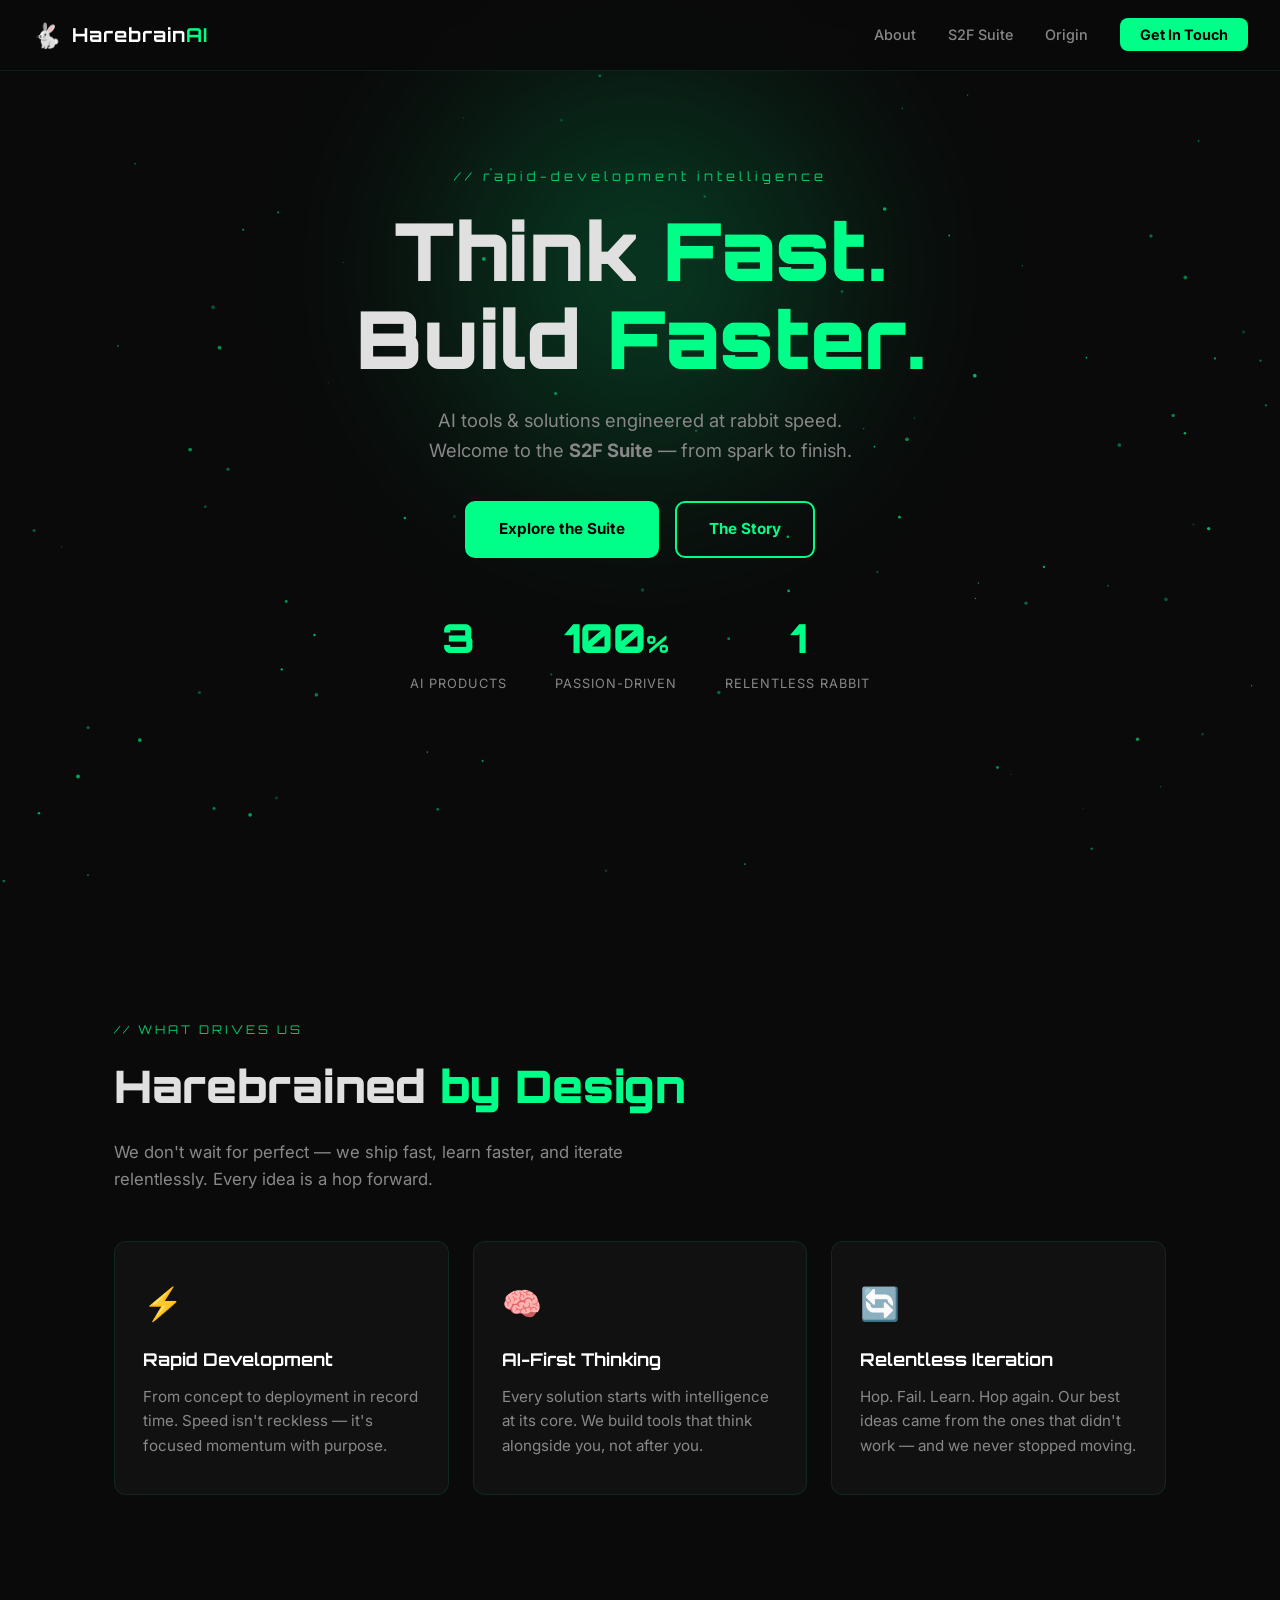
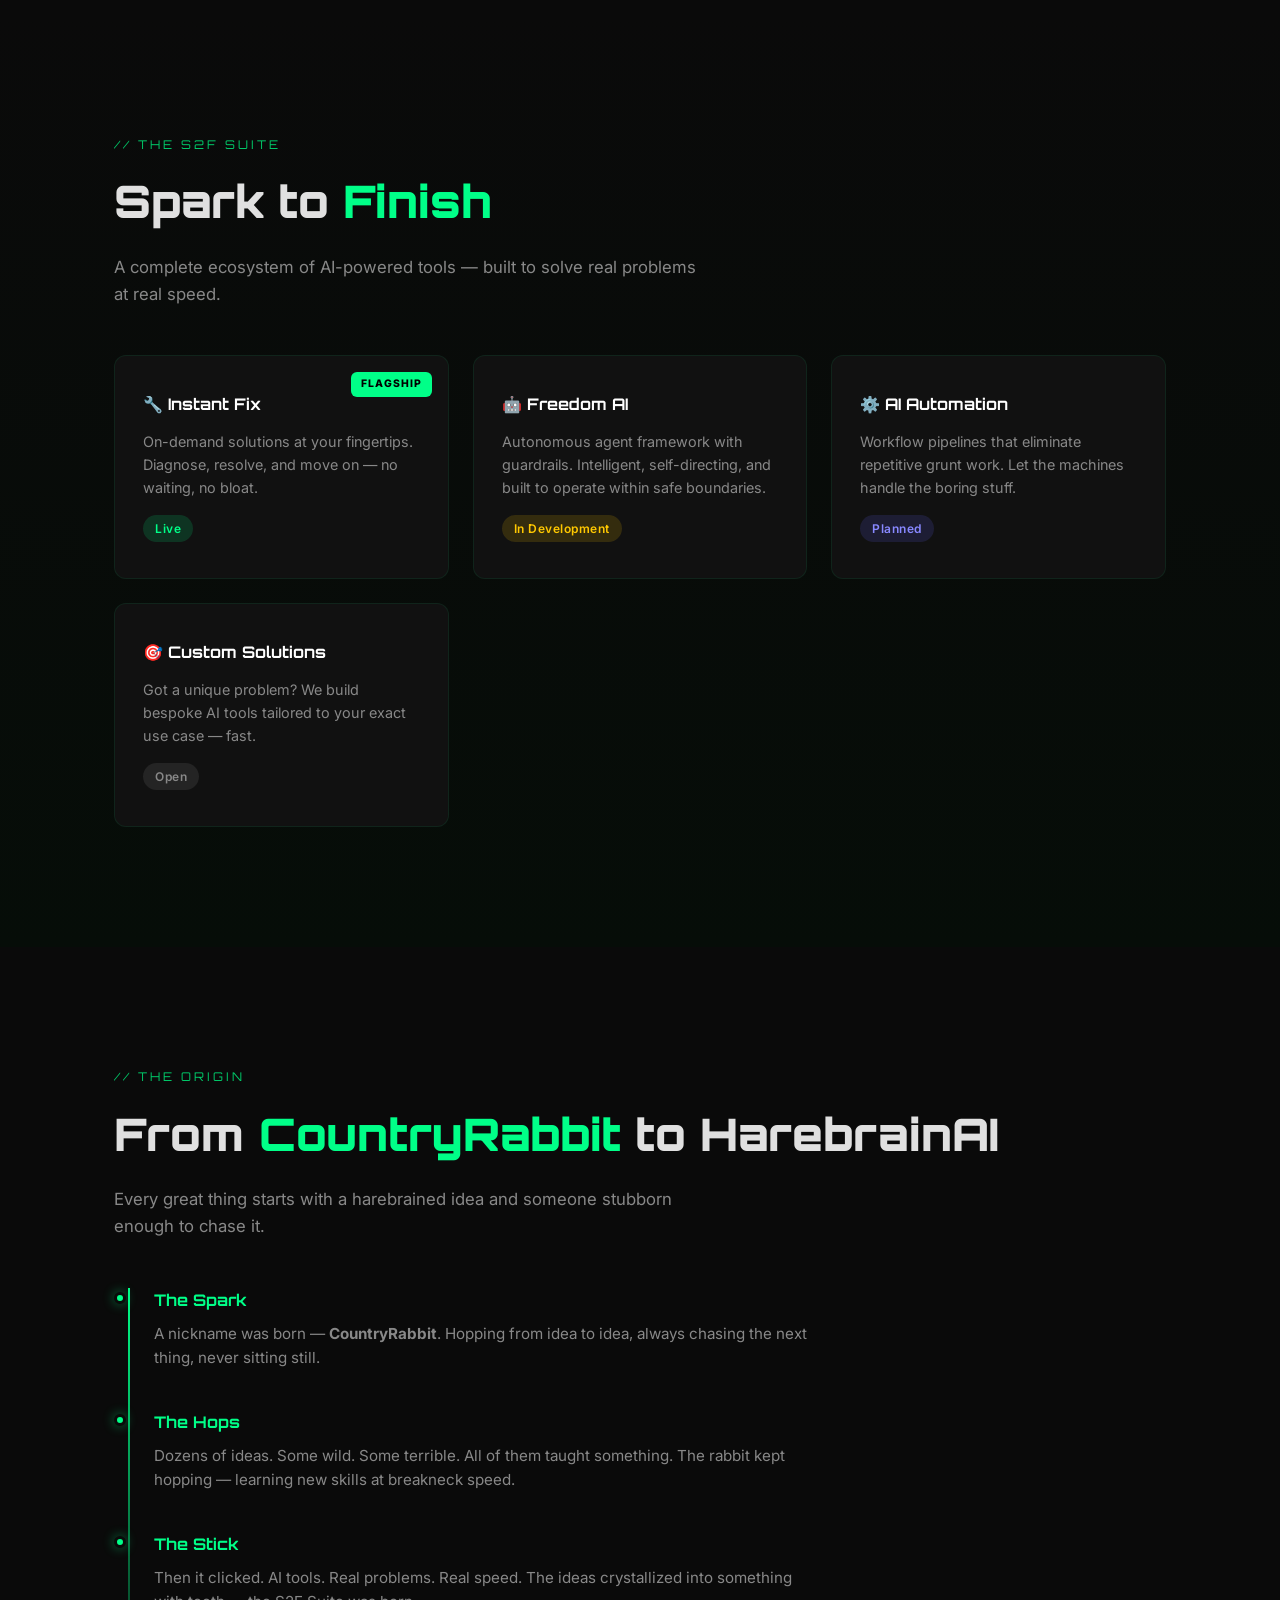
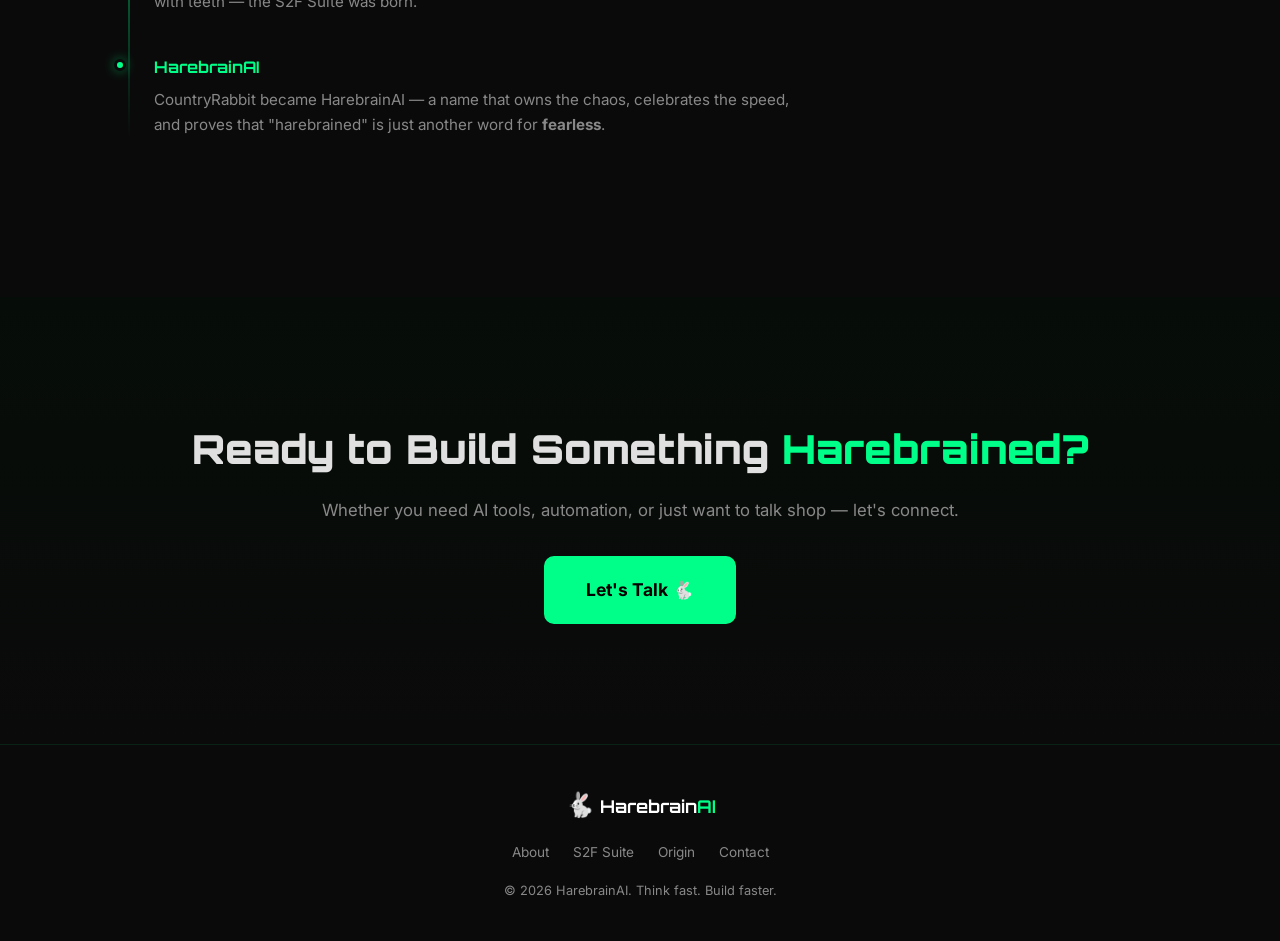
<file: index.html>
<!DOCTYPE html>
<html lang="en">
<head>
  <meta charset="UTF-8" />
  <meta name="viewport" content="width=device-width, initial-scale=1.0" />
  <title>HarebrainAI — Think Fast. Build Faster.</title>
  <meta name="description" content="HarebrainAI — Home of the S2F Suite. AI tools and solutions built at rabbit speed." />
  <link rel="stylesheet" href="style.css" />
  <link rel="preconnect" href="https://fonts.googleapis.com" />
  <link href="https://fonts.googleapis.com/css2?family=Orbitron:wght@400;700;900&family=Inter:wght@300;400;600;700&display=swap" rel="stylesheet" />
</head>
<body>
  <canvas id="particles"></canvas>

  <nav id="nav">
    <a href="#hero" class="nav-logo">
      <span class="logo-icon">🐇</span>
      <span class="logo-text">Harebrain<span class="accent">AI</span></span>
    </a>
    <button class="nav-toggle" id="navToggle" aria-label="Toggle menu">
      <span></span><span></span><span></span>
    </button>
    <ul class="nav-links" id="navLinks">
      <li><a href="#about">About</a></li>
      <li><a href="#suite">S2F Suite</a></li>
      <li><a href="#origin">Origin</a></li>
      <li><a href="#contact" class="nav-cta">Get In Touch</a></li>
    </ul>
  </nav>

  <header id="hero" class="section hero">
    <div class="hero-content">
      <p class="hero-tag">// rapid-development intelligence</p>
      <h1>Think <span class="accent">Fast.</span><br />Build <span class="accent">Faster.</span></h1>
      <p class="hero-sub">AI tools &amp; solutions engineered at rabbit speed.<br />Welcome to the <strong>S2F Suite</strong> — from spark to finish.</p>
      <div class="hero-btns">
        <a href="#suite" class="btn btn-primary">Explore the Suite</a>
        <a href="#origin" class="btn btn-outline">The Story</a>
      </div>
      <div class="hero-stats">
        <div class="stat">
          <span class="stat-num" data-target="3">0</span>
          <span class="stat-label">AI Products</span>
        </div>
        <div class="stat">
          <span class="stat-num" data-target="100">0</span><span class="stat-pct">%</span>
          <span class="stat-label">Passion-Driven</span>
        </div>
        <div class="stat">
          <span class="stat-num" data-target="1">0</span>
          <span class="stat-label">Relentless Rabbit</span>
        </div>
      </div>
    </div>
    <div class="hero-glow"></div>
  </header>

  <section id="about" class="section about">
    <div class="container">
      <p class="section-tag">// what drives us</p>
      <h2>Harebrained <span class="accent">by Design</span></h2>
      <p class="section-sub">We don't wait for perfect — we ship fast, learn faster, and iterate relentlessly. Every idea is a hop forward.</p>
      <div class="card-grid">
        <div class="card reveal">
          <div class="card-icon">⚡</div>
          <h3>Rapid Development</h3>
          <p>From concept to deployment in record time. Speed isn't reckless — it's focused momentum with purpose.</p>
        </div>
        <div class="card reveal">
          <div class="card-icon">🧠</div>
          <h3>AI-First Thinking</h3>
          <p>Every solution starts with intelligence at its core. We build tools that think alongside you, not after you.</p>
        </div>
        <div class="card reveal">
          <div class="card-icon">🔄</div>
          <h3>Relentless Iteration</h3>
          <p>Hop. Fail. Learn. Hop again. Our best ideas came from the ones that didn't work — and we never stopped moving.</p>
        </div>
      </div>
    </div>
  </section>

  <section id="suite" class="section suite">
    <div class="container">
      <p class="section-tag">// the s2f suite</p>
      <h2>Spark to <span class="accent">Finish</span></h2>
      <p class="section-sub">A complete ecosystem of AI-powered tools — built to solve real problems at real speed.</p>
      <div class="suite-grid">
        <div class="suite-card reveal">
          <div class="suite-badge">Flagship</div>
          <h3>🔧 Instant Fix</h3>
          <p>On-demand solutions at your fingertips. Diagnose, resolve, and move on — no waiting, no bloat.</p>
          <span class="suite-status live">Live</span>
        </div>
        <div class="suite-card reveal">
          <h3>🤖 Freedom AI</h3>
          <p>Autonomous agent framework with guardrails. Intelligent, self-directing, and built to operate within safe boundaries.</p>
          <span class="suite-status dev">In Development</span>
        </div>
        <div class="suite-card reveal">
          <h3>⚙️ AI Automation</h3>
          <p>Workflow pipelines that eliminate repetitive grunt work. Let the machines handle the boring stuff.</p>
          <span class="suite-status planned">Planned</span>
        </div>
        <div class="suite-card reveal">
          <h3>🎯 Custom Solutions</h3>
          <p>Got a unique problem? We build bespoke AI tools tailored to your exact use case — fast.</p>
          <span class="suite-status open">Open</span>
        </div>
      </div>
    </div>
  </section>

  <section id="origin" class="section origin">
    <div class="container">
      <p class="section-tag">// the origin</p>
      <h2>From <span class="accent">CountryRabbit</span> to HarebrainAI</h2>
      <p class="section-sub">Every great thing starts with a harebrained idea and someone stubborn enough to chase it.</p>
      <div class="timeline">
        <div class="tl-item reveal">
          <div class="tl-marker"></div>
          <div class="tl-content">
            <h4>The Spark</h4>
            <p>A nickname was born — <strong>CountryRabbit</strong>. Hopping from idea to idea, always chasing the next thing, never sitting still.</p>
          </div>
        </div>
        <div class="tl-item reveal">
          <div class="tl-marker"></div>
          <div class="tl-content">
            <h4>The Hops</h4>
            <p>Dozens of ideas. Some wild. Some terrible. All of them taught something. The rabbit kept hopping — learning new skills at breakneck speed.</p>
          </div>
        </div>
        <div class="tl-item reveal">
          <div class="tl-marker"></div>
          <div class="tl-content">
            <h4>The Stick</h4>
            <p>Then it clicked. AI tools. Real problems. Real speed. The ideas crystallized into something with teeth — the S2F Suite was born.</p>
          </div>
        </div>
        <div class="tl-item reveal">
          <div class="tl-marker"></div>
          <div class="tl-content">
            <h4>HarebrainAI</h4>
            <p>CountryRabbit became HarebrainAI — a name that owns the chaos, celebrates the speed, and proves that "harebrained" is just another word for <strong>fearless</strong>.</p>
          </div>
        </div>
      </div>
    </div>
  </section>

  <section id="contact" class="section cta">
    <div class="container cta-inner">
      <h2>Ready to Build Something <span class="accent">Harebrained?</span></h2>
      <p>Whether you need AI tools, automation, or just want to talk shop — let's connect.</p>
      <a href="mailto:getserious24@outlook.com" class="btn btn-primary btn-lg">Let's Talk 🐇</a>
    </div>
  </section>

  <footer class="footer">
    <div class="container footer-inner">
      <div class="footer-brand">
        <span class="logo-icon">🐇</span> Harebrain<span class="accent">AI</span>
      </div>
      <ul class="footer-links">
        <li><a href="#about">About</a></li>
        <li><a href="#suite">S2F Suite</a></li>
        <li><a href="#origin">Origin</a></li>
        <li><a href="#contact">Contact</a></li>
      </ul>
      <p class="footer-copy">&copy; 2026 HarebrainAI. Think fast. Build faster.</p>
    </div>
  </footer>

  <script src="script.js"></script>
</body>
</html>
</file>
<file: style.css>
*, *::before, *::after { margin: 0; padding: 0; box-sizing: border-box; }

:root {
  --green: #00ff88;
  --green-dim: #00cc6a;
  --green-glow: rgba(0, 255, 136, 0.25);
  --green-glow-strong: rgba(0, 255, 136, 0.45);
  --bg: #0a0a0a;
  --bg-card: #111111;
  --bg-card-hover: #1a1a1a;
  --text: #e0e0e0;
  --text-muted: #888888;
  --font-display: 'Orbitron', sans-serif;
  --font-body: 'Inter', sans-serif;
  --radius: 12px;
  --transition: 0.3s ease;
}

html { scroll-behavior: smooth; }

body {
  font-family: var(--font-body);
  background: var(--bg);
  color: var(--text);
  line-height: 1.6;
  overflow-x: hidden;
}

a { color: var(--green); text-decoration: none; transition: color var(--transition); }
a:hover { color: #fff; }

.container { max-width: 1100px; margin: 0 auto; padding: 0 24px; }
.accent { color: var(--green); }

#particles {
  position: fixed; top: 0; left: 0;
  width: 100%; height: 100%;
  z-index: 0; pointer-events: none;
}

#nav {
  position: fixed; top: 0; left: 0; width: 100%;
  display: flex; align-items: center; justify-content: space-between;
  padding: 16px 32px;
  background: rgba(10, 10, 10, 0.85);
  backdrop-filter: blur(12px);
  z-index: 100;
  border-bottom: 1px solid rgba(0, 255, 136, 0.1);
}

.nav-logo { display: flex; align-items: center; gap: 10px; font-family: var(--font-display); font-size: 1.2rem; font-weight: 700; color: #fff; }
.logo-icon { font-size: 1.5rem; }
.logo-text { letter-spacing: 1px; }

.nav-links {
  display: flex; gap: 32px; list-style: none; align-items: center;
}
.nav-links a { color: var(--text-muted); font-size: 0.9rem; font-weight: 500; transition: color var(--transition); }
.nav-links a:hover { color: var(--green); }

.nav-cta {
  background: var(--green) !important; color: #000 !important;
  padding: 8px 20px; border-radius: 8px; font-weight: 700 !important;
  transition: background var(--transition), transform var(--transition) !important;
}
.nav-cta:hover { background: #fff !important; transform: scale(1.05); }

.nav-toggle { display: none; background: none; border: none; cursor: pointer; flex-direction: column; gap: 5px; }
.nav-toggle span { display: block; width: 24px; height: 2px; background: var(--green); transition: var(--transition); }

.section { position: relative; z-index: 1; padding: 120px 24px; }
.section-tag { font-family: var(--font-display); font-size: 0.75rem; color: var(--green-dim); letter-spacing: 3px; text-transform: uppercase; margin-bottom: 12px; }
.section h2 { font-family: var(--font-display); font-size: clamp(1.8rem, 4vw, 2.8rem); font-weight: 900; margin-bottom: 16px; }
.section-sub { color: var(--text-muted); font-size: 1.05rem; max-width: 600px; margin-bottom: 48px; }

.hero {
  min-height: 100vh; display: flex; align-items: center; justify-content: center;
  text-align: center; padding-top: 80px;
}
.hero-content { position: relative; z-index: 2; }
.hero-tag { font-family: var(--font-display); font-size: 0.8rem; color: var(--green-dim); letter-spacing: 4px; margin-bottom: 20px; }
.hero h1 { font-family: var(--font-display); font-size: clamp(2.5rem, 7vw, 5rem); font-weight: 900; line-height: 1.1; margin-bottom: 24px; }
.hero-sub { color: var(--text-muted); font-size: 1.15rem; max-width: 550px; margin: 0 auto 36px; }

.hero-btns { display: flex; gap: 16px; justify-content: center; flex-wrap: wrap; margin-bottom: 48px; }

.btn {
  display: inline-block; padding: 14px 32px; border-radius: 10px;
  font-weight: 700; font-size: 0.95rem; cursor: pointer;
  transition: all var(--transition); border: 2px solid transparent;
}
.btn-primary { background: var(--green); color: #000; border-color: var(--green); }
.btn-primary:hover { background: #fff; border-color: #fff; color: #000; transform: translateY(-2px); box-shadow: 0 8px 30px var(--green-glow); }
.btn-outline { background: transparent; color: var(--green); border-color: var(--green); }
.btn-outline:hover { background: var(--green); color: #000; transform: translateY(-2px); }
.btn-lg { padding: 18px 40px; font-size: 1.1rem; }

.hero-stats { display: flex; gap: 48px; justify-content: center; flex-wrap: wrap; }
.stat { text-align: center; }
.stat-num { font-family: var(--font-display); font-size: 2.5rem; font-weight: 900; color: var(--green); }
.stat-pct { font-family: var(--font-display); font-size: 1.5rem; font-weight: 700; color: var(--green); }
.stat-label { display: block; font-size: 0.8rem; color: var(--text-muted); margin-top: 4px; letter-spacing: 1px; text-transform: uppercase; }

.hero-glow {
  position: absolute; top: 30%; left: 50%; transform: translate(-50%, -50%);
  width: 600px; height: 600px;
  background: radial-gradient(circle, var(--green-glow) 0%, transparent 70%);
  z-index: 0; pointer-events: none; filter: blur(80px);
}

.card-grid { display: grid; grid-template-columns: repeat(auto-fit, minmax(280px, 1fr)); gap: 24px; }

.card {
  background: var(--bg-card); border: 1px solid rgba(0, 255, 136, 0.1);
  border-radius: var(--radius); padding: 36px 28px;
  transition: all var(--transition);
}
.card:hover { border-color: var(--green); background: var(--bg-card-hover); transform: translateY(-4px); box-shadow: 0 12px 40px rgba(0, 255, 136, 0.08); }
.card-icon { font-size: 2rem; margin-bottom: 16px; }
.card h3 { font-family: var(--font-display); font-size: 1.1rem; margin-bottom: 12px; color: #fff; }
.card p { color: var(--text-muted); font-size: 0.95rem; }

.suite { background: linear-gradient(180deg, var(--bg) 0%, #060d08 100%); }

.suite-grid { display: grid; grid-template-columns: repeat(auto-fit, minmax(260px, 1fr)); gap: 24px; }

.suite-card {
  position: relative; background: var(--bg-card); border: 1px solid rgba(0, 255, 136, 0.08);
  border-radius: var(--radius); padding: 36px 28px;
  transition: all var(--transition);
}
.suite-card:hover { border-color: var(--green); transform: translateY(-4px); box-shadow: 0 12px 40px rgba(0, 255, 136, 0.1); }
.suite-card h3 { font-family: var(--font-display); font-size: 1rem; margin-bottom: 12px; color: #fff; }
.suite-card p { color: var(--text-muted); font-size: 0.9rem; margin-bottom: 16px; }

.suite-badge {
  position: absolute; top: 16px; right: 16px;
  background: var(--green); color: #000; font-size: 0.65rem; font-weight: 800;
  padding: 4px 10px; border-radius: 6px; text-transform: uppercase; letter-spacing: 1px;
}

.suite-status {
  display: inline-block; font-size: 0.75rem; font-weight: 600;
  padding: 4px 12px; border-radius: 20px; letter-spacing: 0.5px;
}
.suite-status.live { background: rgba(0, 255, 136, 0.15); color: var(--green); }
.suite-status.dev { background: rgba(255, 200, 0, 0.15); color: #ffc800; }
.suite-status.planned { background: rgba(100, 100, 255, 0.15); color: #8888ff; }
.suite-status.open { background: rgba(255, 255, 255, 0.08); color: var(--text-muted); }

.origin { background: var(--bg); }

.timeline { position: relative; padding-left: 40px; max-width: 700px; }
.timeline::before {
  content: ''; position: absolute; left: 14px; top: 0; bottom: 0;
  width: 2px; background: linear-gradient(180deg, var(--green), transparent);
}

.tl-item { position: relative; margin-bottom: 40px; }
.tl-marker {
  position: absolute; left: -40px; top: 4px;
  width: 12px; height: 12px; border-radius: 50%;
  background: var(--green); border: 3px solid var(--bg);
  box-shadow: 0 0 12px var(--green-glow-strong);
}
.tl-content h4 { font-family: var(--font-display); font-size: 1rem; color: var(--green); margin-bottom: 8px; }
.tl-content p { color: var(--text-muted); font-size: 0.95rem; }

.cta {
  text-align: center;
  background: linear-gradient(180deg, #060d08 0%, var(--bg) 100%);
}
.cta-inner h2 { font-family: var(--font-display); font-size: clamp(1.6rem, 4vw, 2.5rem); margin-bottom: 16px; }
.cta-inner p { color: var(--text-muted); font-size: 1.05rem; margin-bottom: 32px; }

.footer {
  border-top: 1px solid rgba(0, 255, 136, 0.1);
  padding: 40px 24px; text-align: center;
}
.footer-inner { display: flex; flex-direction: column; align-items: center; gap: 16px; }
.footer-brand { font-family: var(--font-display); font-size: 1.1rem; font-weight: 700; color: #fff; }
.footer-links { display: flex; gap: 24px; list-style: none; }
.footer-links a { color: var(--text-muted); font-size: 0.85rem; }
.footer-links a:hover { color: var(--green); }
.footer-copy { color: var(--text-muted); font-size: 0.8rem; }

.reveal { opacity: 0; transform: translateY(30px); transition: opacity 0.6s ease, transform 0.6s ease; }
.reveal.visible { opacity: 1; transform: translateY(0); }

@media (max-width: 768px) {
  #nav { padding: 12px 20px; }
  .nav-links {
    display: none; flex-direction: column; position: absolute;
    top: 60px; right: 0; width: 100%;
    background: rgba(10, 10, 10, 0.95); backdrop-filter: blur(12px);
    padding: 24px; gap: 20px; text-align: center;
    border-bottom: 1px solid rgba(0, 255, 136, 0.1);
  }
  .nav-links.open { display: flex; }
  .nav-toggle { display: flex; }
  .hero-stats { gap: 24px; }
  .stat-num { font-size: 2rem; }
  .hero h1 { font-size: clamp(2rem, 8vw, 3.5rem); }
}
</file>
